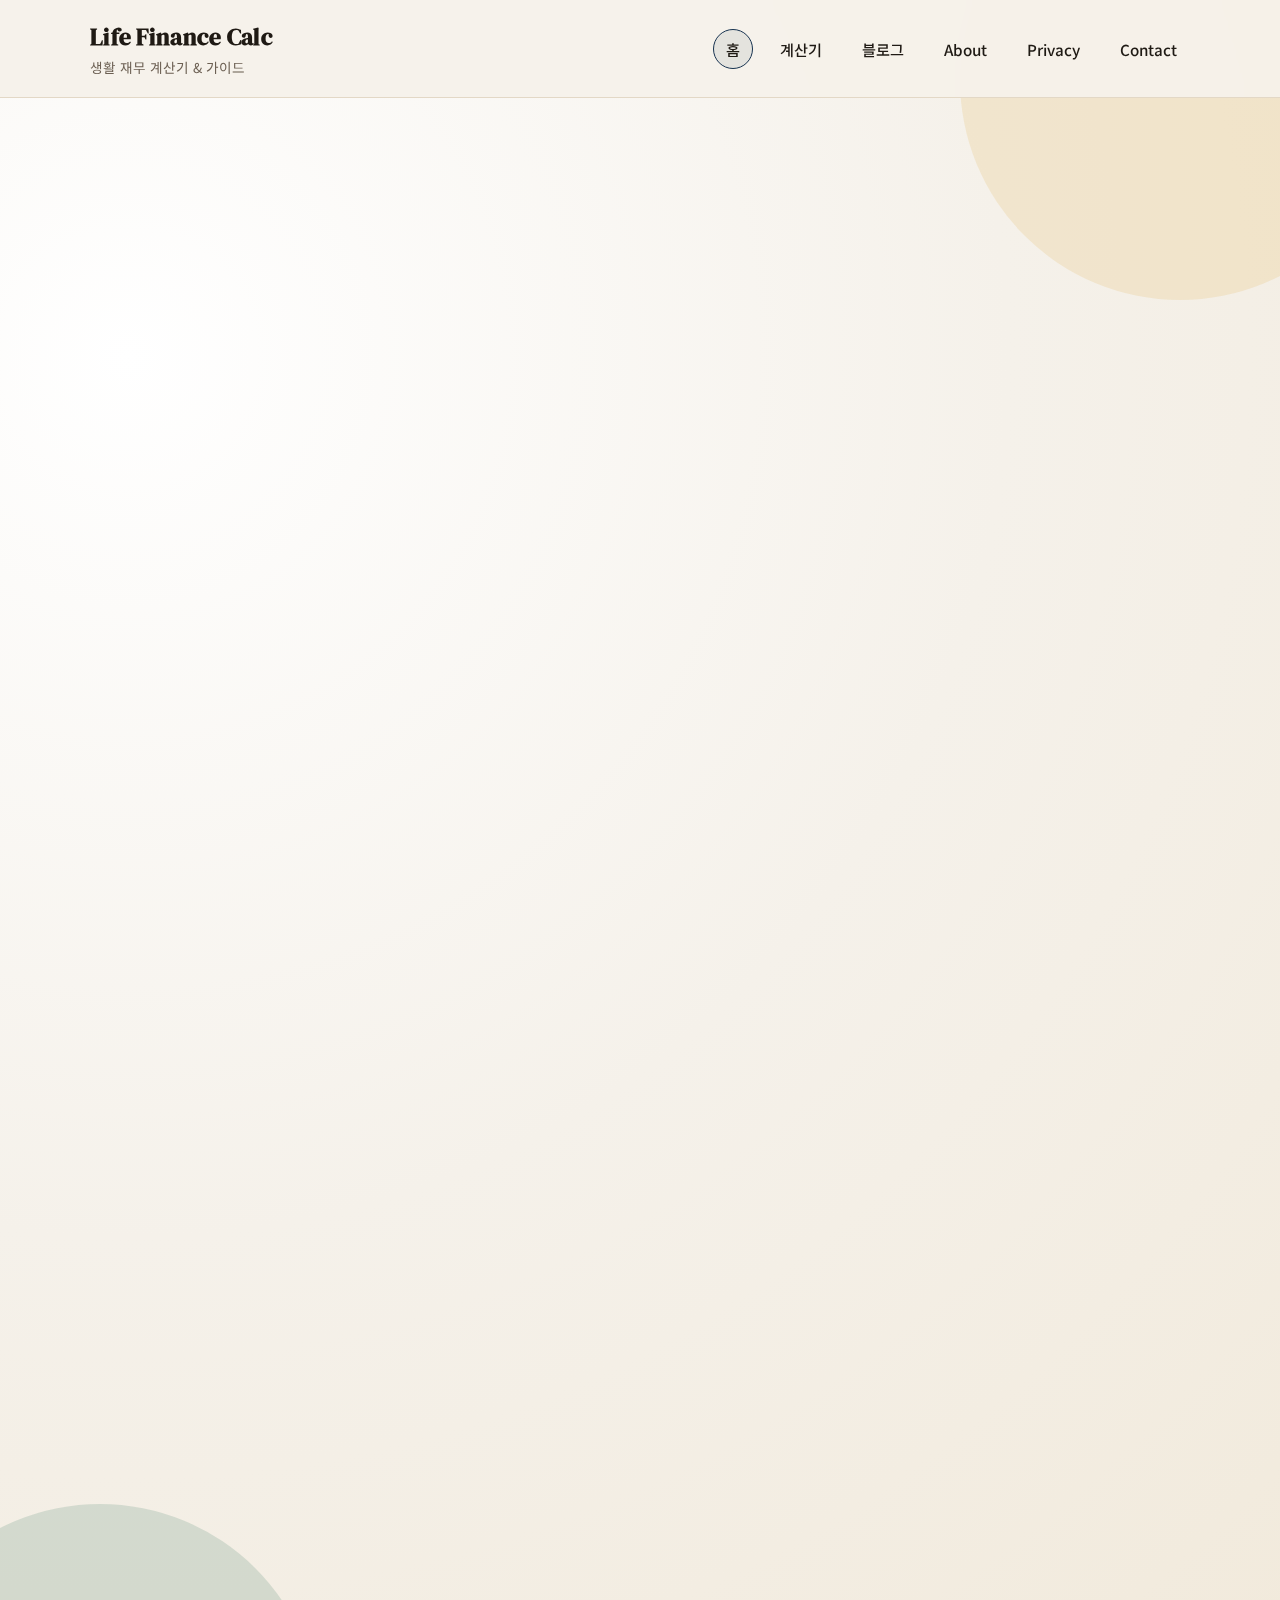
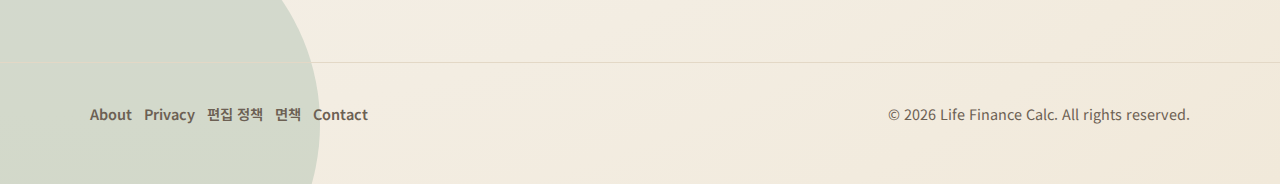
<file: index.html>
<!doctype html>
<html lang="ko">
<head>
  <meta charset="UTF-8" />
  <meta name="viewport" content="width=device-width, initial-scale=1.0" />
  <meta name="google-adsense-account" content="ca-pub-9659313281912254" />
  <title>라이프 파이낸스 계산기</title>
  <script async src="https://pagead2.googlesyndication.com/pagead/js/adsbygoogle.js?client=ca-pub-9659313281912254"
     crossorigin="anonymous"></script>
  <link href="/style.css" rel="stylesheet" />
</head>
<body data-page="home">
  <div class="site-shell">
    <header class="site-header">
      <div class="container header-inner">
        <a class="brand" href="/index.html">
          <strong>Life Finance Calc</strong>
          <span>생활 재무 계산기 &amp; 가이드</span>
        </a>
        <nav class="site-nav">
          <a href="/index.html" data-page="home">홈</a>
          <a href="/calculators.html" data-page="calculators">계산기</a>
          <a href="/blog.html" data-page="blog">블로그</a>
          <a href="/about.html" data-page="about">About</a>
          <a href="/privacy.html" data-page="privacy">Privacy</a>
          <a href="/contact.html" data-page="contact">Contact</a>
        </nav>
      </div>
    </header>

    <main>
      <section class="hero container">
        <div class="fade-in">
          <span class="badge">신뢰도 높은 계산기 허브</span>
          <h1>매일 쓰는 돈 계산을<br />쉽고 정확하게.</h1>
          <p>
            생활비, 대출, 적금까지 필요한 계산을 한 곳에서. 간단한 설명과 함께
            결과를 확인하고, 더 나은 금융 습관을 만드는 데 도움을 드립니다.
          </p>
          <div class="hero-actions">
            <a class="btn primary" href="/calculators.html">계산기 바로가기</a>
            <a class="btn" href="/blog.html">실전 금융 가이드</a>
          </div>
        </div>
        <div class="hero-card fade-in fade-delay-1">
          <h3>이번 주 인기 계산기</h3>
          <p>월 상환액, 이자, 적금 만기까지 한 번에 확인하세요.</p>
          <div class="grid">
            <div class="card">
              <h4>대출 계산기</h4>
              <p>금리와 기간을 입력해 월 상환액을 바로 확인합니다.</p>
            </div>
            <div class="card">
              <h4>이자 계산기</h4>
              <p>원금과 기간을 입력하면 예상 이자를 계산합니다.</p>
            </div>
          </div>
        </div>
      </section>

      <section class="section container">
        <h2 class="fade-in">사이트 구조 한눈에</h2>
        <div class="grid">
          <div class="card fade-in fade-delay-1">
            <h3>계산기 4종</h3>
            <p>이자, 대출, 적금, 퍼센트 계산기를 간단한 입력으로 제공합니다.</p>
          </div>
          <div class="card fade-in fade-delay-2">
            <h3>금융 가이드</h3>
            <p>현실적인 사례 중심의 글로 금융 지식과 의사결정을 돕습니다.</p>
          </div>
          <div class="card fade-in fade-delay-3">
            <h3>신뢰 정보</h3>
            <p>사이트 소개, 개인정보 처리방침, 문의 채널을 명확히 공개합니다.</p>
          </div>
        </div>
      </section>

      <section class="section container">
        <h2 class="fade-in">최근 업데이트</h2>
        <div class="grid">
          <div class="card fade-in fade-delay-1">
            <h3>적금 만기 계산기</h3>
            <p>매월 납입액과 금리를 입력하면 예상 만기 금액을 알려드립니다.</p>
          </div>
          <div class="card fade-in fade-delay-2">
            <h3>대출 상환 전략</h3>
            <p>고정/변동 금리의 차이를 설명하고, 상환 계획을 정리했습니다.</p>
          </div>
          <div class="card fade-in fade-delay-3">
            <h3>퍼센트 계산기</h3>
            <p>할인율, 수수료, 성장률을 빠르게 확인할 수 있습니다.</p>
          </div>
        </div>
      </section>

      <section class="section container">
        <h2 class="fade-in">운영 원칙</h2>
        <div class="grid">
          <div class="card fade-in fade-delay-1">
            <h3>편집/검수 정책</h3>
            <p>공개 자료 기반의 계산 로직과 설명을 제공합니다.</p>
            <p class="hint"><a href="/editorial.html">정책 상세 보기</a></p>
          </div>
          <div class="card fade-in fade-delay-2">
            <h3>면책 고지</h3>
            <p>본 사이트는 일반 정보 제공 목적이며 개인 자문이 아닙니다.</p>
            <p class="hint"><a href="/disclaimer.html">면책 고지 보기</a></p>
          </div>
          <div class="card fade-in fade-delay-3">
            <h3>업데이트</h3>
            <p>콘텐츠 오류 신고와 개선 요청을 상시 반영합니다.</p>
            <p class="hint">마지막 업데이트: 2026-02-19</p>
          </div>
        </div>
      </section>
    </main>

    <footer class="footer">
      <div class="container footer-inner">
        <div class="footer-links">
          <a href="/about.html">About</a>
          <a href="/privacy.html">Privacy</a>
          <a href="/editorial.html">편집 정책</a>
          <a href="/disclaimer.html">면책</a>
          <a href="/contact.html">Contact</a>
        </div>
        <span>© 2026 Life Finance Calc. All rights reserved.</span>
      </div>
    </footer>
  </div>
  <script defer src="/main.js"></script>
</body>
</html>
</file>
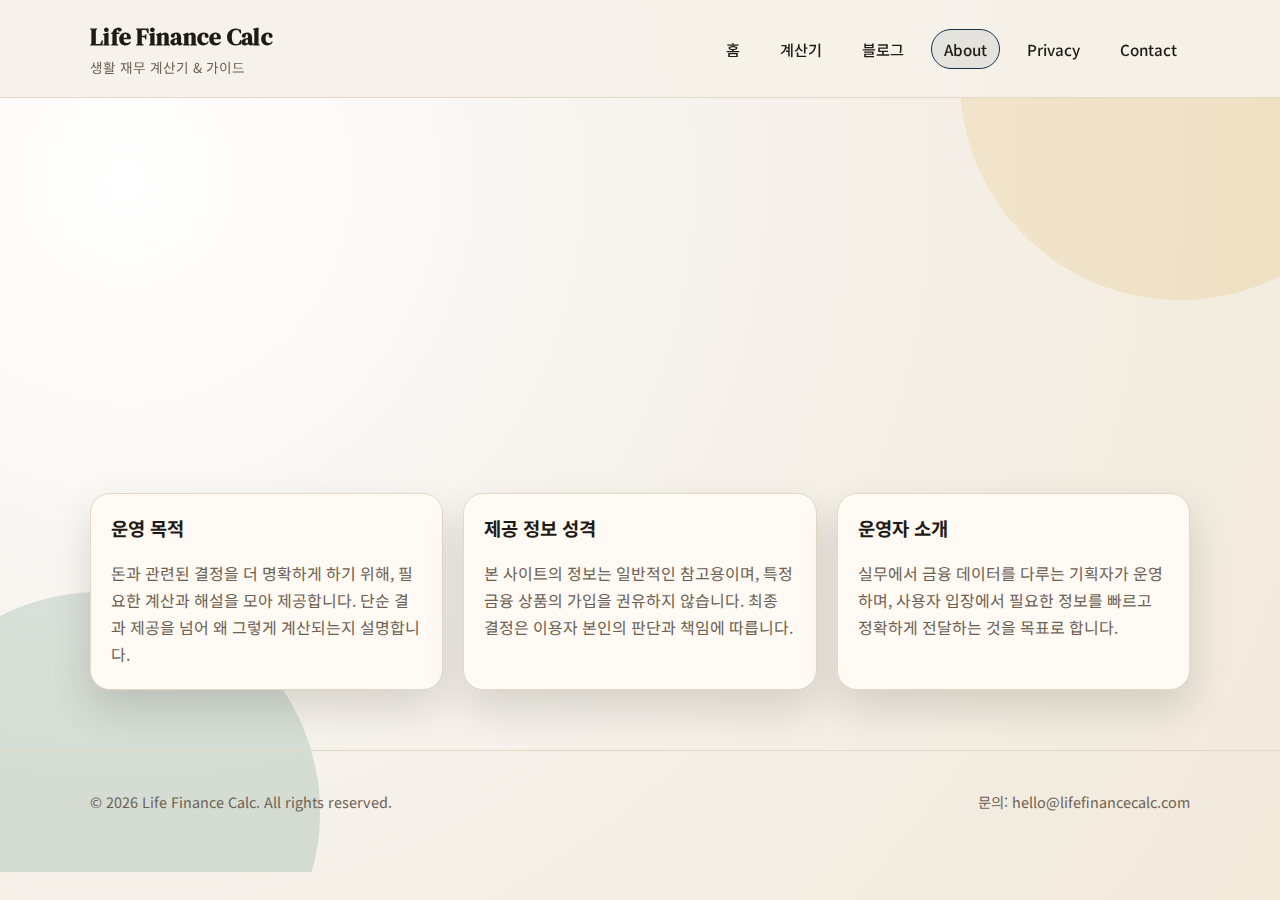
<file: about.html>
<!doctype html>
<html lang="ko">
<head>
  <meta charset="UTF-8" />
  <meta name="viewport" content="width=device-width, initial-scale=1.0" />
  <title>About | 라이프 파이낸스 계산기</title>
  <link href="/style.css" rel="stylesheet" />
</head>
<body data-page="about">
  <div class="site-shell">
    <header class="site-header">
      <div class="container header-inner">
        <a class="brand" href="/index.html">
          <strong>Life Finance Calc</strong>
          <span>생활 재무 계산기 &amp; 가이드</span>
        </a>
        <nav class="site-nav">
          <a href="/index.html" data-page="home">홈</a>
          <a href="/calculators.html" data-page="calculators">계산기</a>
          <a href="/blog.html" data-page="blog">블로그</a>
          <a href="/about.html" data-page="about">About</a>
          <a href="/privacy.html" data-page="privacy">Privacy</a>
          <a href="/contact.html" data-page="contact">Contact</a>
        </nav>
      </div>
    </header>

    <main class="container">
      <section class="section">
        <h2 class="fade-in">사이트 소개</h2>
        <p class="info-block fade-in fade-delay-1">
          Life Finance Calc는 생활 속 금융 의사결정을 돕기 위해 만들어진 계산기 및 가이드
          플랫폼입니다. 복잡한 금융 용어 대신, 누구나 이해하기 쉬운 표현과 즉시 확인 가능한
          계산 결과를 제공하는 것을 목표로 합니다.
        </p>
      </section>

      <section class="section">
        <div class="grid">
          <div class="card">
            <h3>운영 목적</h3>
            <p>
              돈과 관련된 결정을 더 명확하게 하기 위해, 필요한 계산과 해설을 모아 제공합니다.
              단순 결과 제공을 넘어 왜 그렇게 계산되는지 설명합니다.
            </p>
          </div>
          <div class="card">
            <h3>제공 정보 성격</h3>
            <p>
              본 사이트의 정보는 일반적인 참고용이며, 특정 금융 상품의 가입을 권유하지 않습니다.
              최종 결정은 이용자 본인의 판단과 책임에 따릅니다.
            </p>
          </div>
          <div class="card">
            <h3>운영자 소개</h3>
            <p>
              실무에서 금융 데이터를 다루는 기획자가 운영하며, 사용자 입장에서 필요한 정보를
              빠르고 정확하게 전달하는 것을 목표로 합니다.
            </p>
          </div>
        </div>
      </section>
    </main>

    <footer class="footer">
      <div class="container footer-inner">
        <span>© 2026 Life Finance Calc. All rights reserved.</span>
        <span>문의: hello@lifefinancecalc.com</span>
      </div>
    </footer>
  </div>
  <script defer src="/main.js"></script>
</body>
</html>
</file>
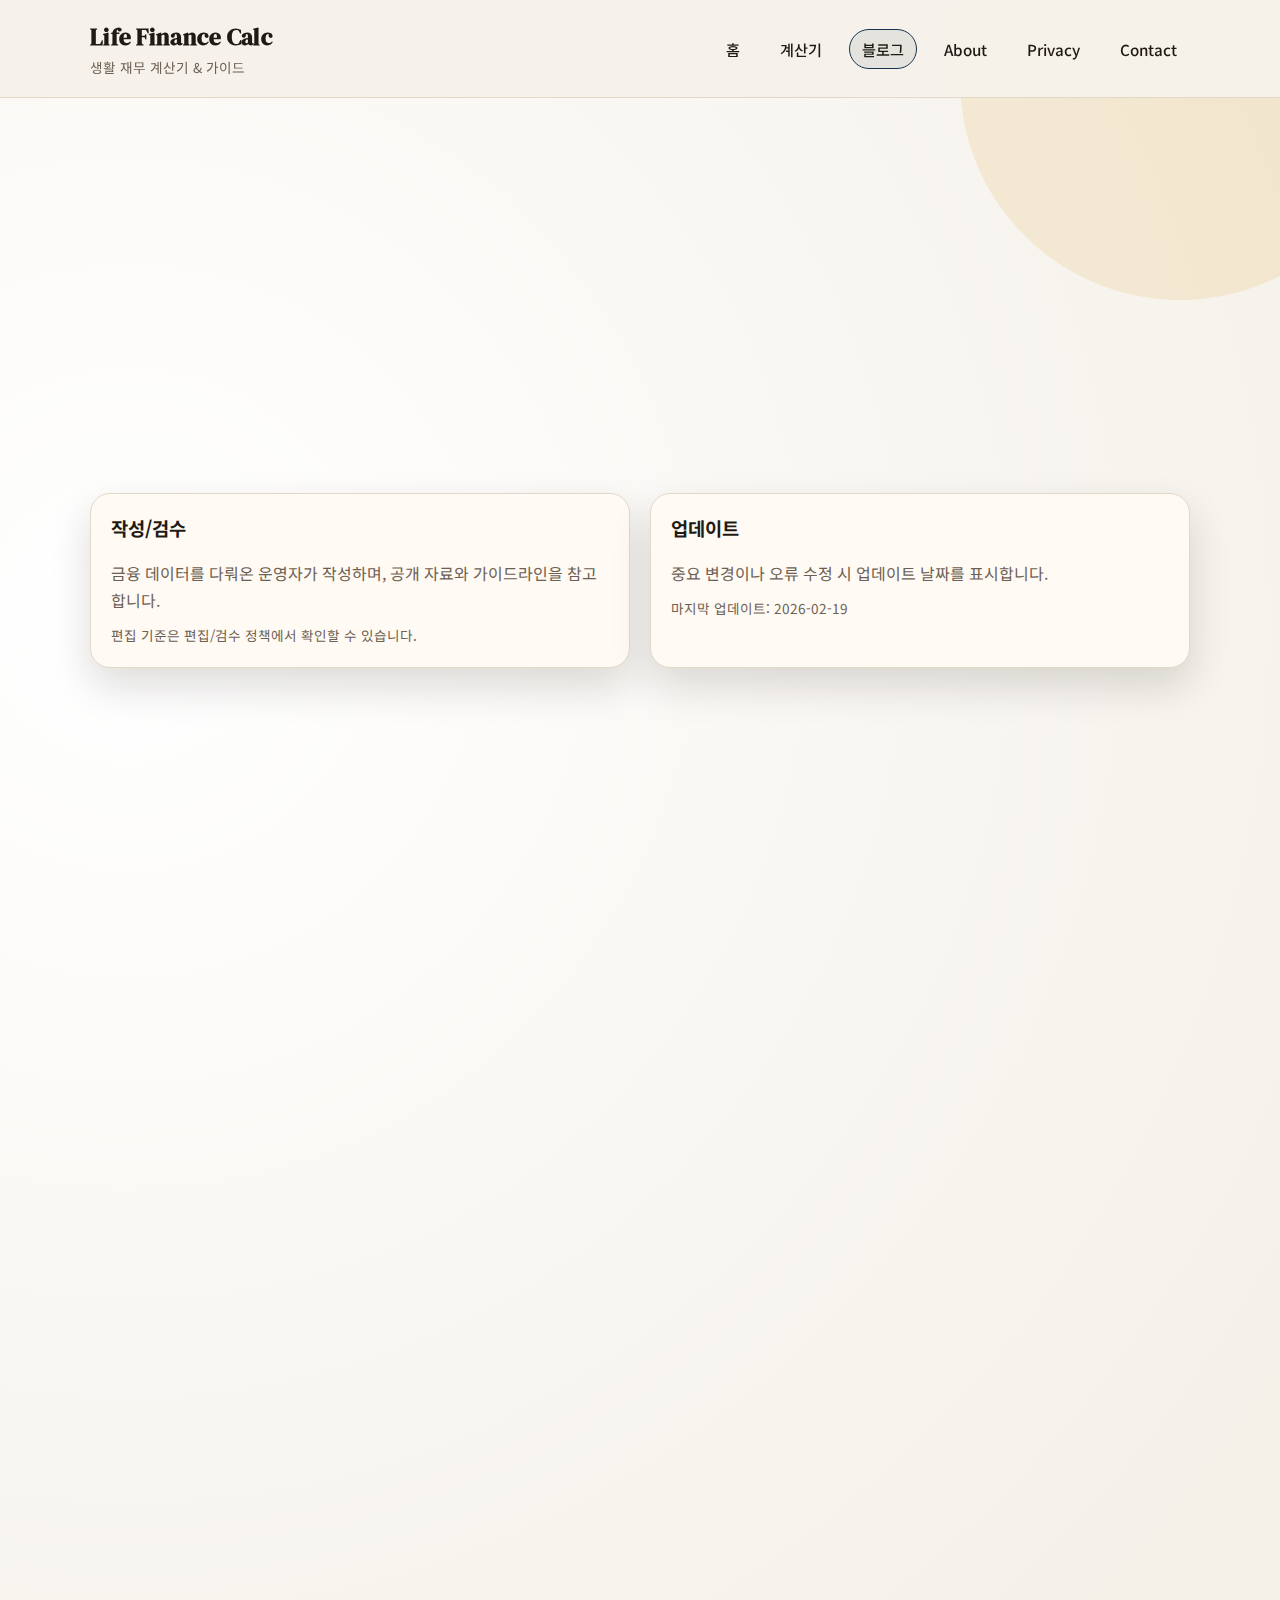
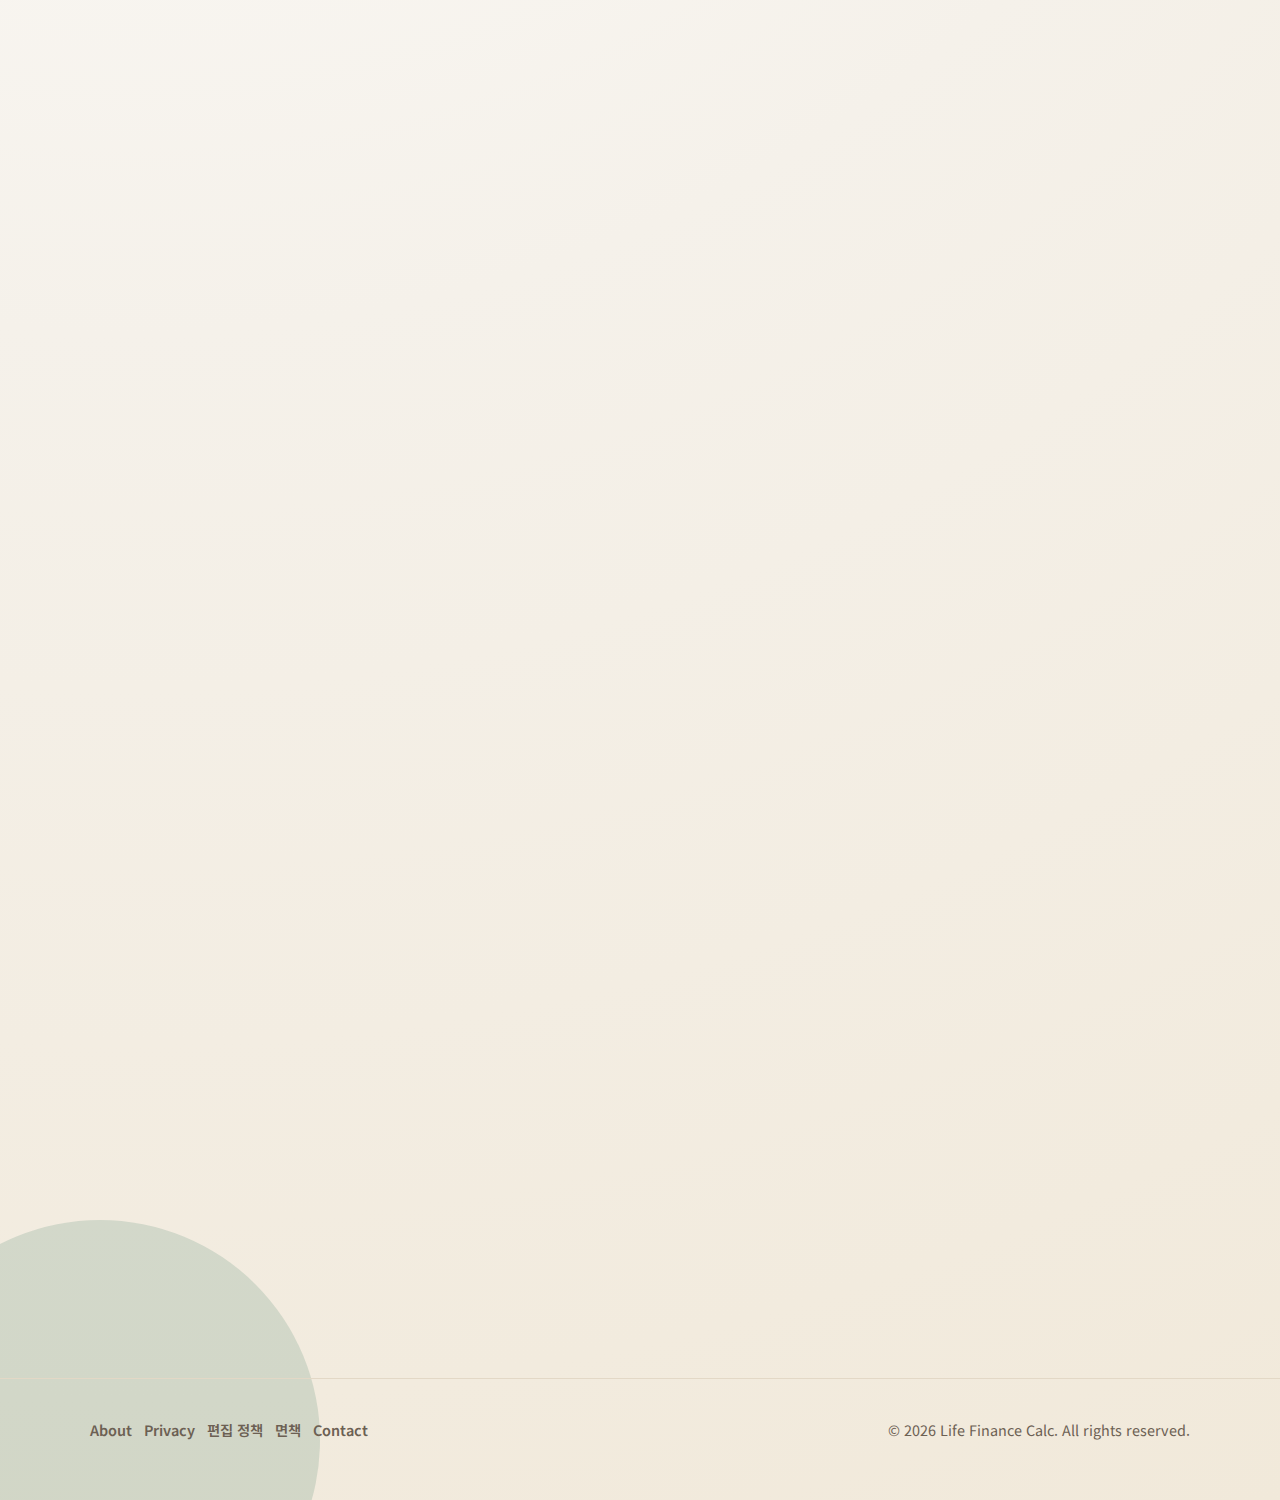
<file: blog.html>
<!doctype html>
<html lang="ko">
<head>
  <meta charset="UTF-8" />
  <meta name="viewport" content="width=device-width, initial-scale=1.0" />
  <meta name="google-adsense-account" content="ca-pub-9659313281912254" />
  <title>블로그 | 라이프 파이낸스 계산기</title>
  <script async src="https://pagead2.googlesyndication.com/pagead/js/adsbygoogle.js?client=ca-pub-9659313281912254"
     crossorigin="anonymous"></script>
  <link href="/style.css" rel="stylesheet" />
</head>
<body data-page="blog">
  <div class="site-shell">
    <header class="site-header">
      <div class="container header-inner">
        <a class="brand" href="/index.html">
          <strong>Life Finance Calc</strong>
          <span>생활 재무 계산기 &amp; 가이드</span>
        </a>
        <nav class="site-nav">
          <a href="/index.html" data-page="home">홈</a>
          <a href="/calculators.html" data-page="calculators">계산기</a>
          <a href="/blog.html" data-page="blog">블로그</a>
          <a href="/about.html" data-page="about">About</a>
          <a href="/privacy.html" data-page="privacy">Privacy</a>
          <a href="/contact.html" data-page="contact">Contact</a>
        </nav>
      </div>
    </header>

    <main class="container">
      <section class="section">
        <h2 class="fade-in">금융 생활에 바로 쓰는 실전 가이드</h2>
        <p class="info-block fade-in fade-delay-1">
          계산 결과를 이해하고 활용하기 위한 글을 모았습니다. 모든 글은 실제 생활 사례를
          기준으로 작성했으며, 숫자에 익숙하지 않아도 이해할 수 있도록 구성했습니다.
        </p>
      </section>
      <section class="section">
        <div class="grid">
          <div class="card">
            <h3>작성/검수</h3>
            <p>금융 데이터를 다뤄온 운영자가 작성하며, 공개 자료와 가이드라인을 참고합니다.</p>
            <p class="hint">편집 기준은 <a href="/editorial.html">편집/검수 정책</a>에서 확인할 수 있습니다.</p>
          </div>
          <div class="card">
            <h3>업데이트</h3>
            <p>중요 변경이나 오류 수정 시 업데이트 날짜를 표시합니다.</p>
            <p class="hint">마지막 업데이트: 2026-02-19</p>
          </div>
        </div>
      </section>

      <section class="section blog-list">
        <article class="fade-in">
          <h3>이자 계산은 왜 간단하게 보이면 안 될까?</h3>
          <div class="post-meta">
            <span class="post-date">2026-01-18</span>
            <span class="post-summary">요약: 기간과 금리 조건에 따라 이자 체감이 달라지는 이유를 정리합니다.</span>
          </div>
          <p>
            이자 계산은 단순히 원금에 금리를 곱하면 끝이라고 생각하기 쉽지만, 실제 생활에서는
            적용 기간과 금리 조건이 다양하게 존재합니다. 예를 들어 연 5% 금리는 1년 동안
            유지된다는 의미이지만, 3개월만 유지한다면 체감 이자는 크게 줄어듭니다. 또한
            단리와 복리의 차이를 이해해야만 금융 상품을 비교할 때 착시를 줄일 수 있습니다.
            적금의 경우 매달 납입액이 쌓이면서 기간별로 이자가 다르게 계산되기 때문에, 단순한
            평균값만으로 판단하면 손해를 볼 수 있습니다. 본 사이트의 이자 계산기는 이런
            조건을 입력 기반으로 정리해 주어, 월 단위로 기간을 입력하고 예상 이자와 만기
            금액을 함께 확인할 수 있습니다. 계산 결과를 본 뒤에는 실제 가입 상품의 세부
            조건, 세전/세후 이자 차이, 중도 해지 시 불이익까지 함께 확인하는 습관이 필요합니다.
            자세한 계산은 <a href="/calculators.html">계산기 페이지</a>에서 바로 확인하세요.
          </p>
          <div class="blog-cta">
            <a class="btn" href="/calculators.html#interest">이자 계산기 열기</a>
          </div>
        </article>

        <article class="fade-in">
          <h3>대출 상환액을 줄이는 현실적인 방법</h3>
          <div class="post-meta">
            <span class="post-date">2026-01-10</span>
            <span class="post-summary">요약: 금리, 기간, 중도상환 전략을 함께 고려하는 방법을 설명합니다.</span>
          </div>
          <p>
            대출을 받으면 가장 먼저 확인해야 하는 것은 월 상환액과 총 이자 부담입니다. 많은
            사람들이 월 상환액만 보고 의사결정을 하지만, 금리와 상환 기간의 조합에 따라 총
            이자 비용은 크게 달라집니다. 예를 들어 금리가 낮더라도 상환 기간이 길면 총 이자가
            늘어나고, 반대로 기간을 줄이면 매달 부담은 커지지만 총 비용은 감소합니다. 따라서
            자신의 월 현금 흐름에 맞춰 적절한 균형을 찾는 것이 핵심입니다. 추가 상환 여력이
            있는 달에는 일부 원금을 조기 상환해 이자 비용을 줄일 수 있으며, 이때 중도 상환
            수수료가 있는지 꼭 확인해야 합니다. 또한 금리 인하 요건(소득 상승, 신용등급 개선
            등)을 충족하는지 주기적으로 체크하면 이자 부담을 더 줄일 수 있습니다. 본 사이트의
            대출 계산기는 금리와 기간을 입력하면 월 상환액을 즉시 알려 주어 의사결정 속도를
            높입니다.
            월 상환액과 스케줄은 <a href="/calculators.html">대출 계산기</a>에서 확인할 수 있습니다.
          </p>
          <div class="blog-cta">
            <a class="btn" href="/calculators.html#loan">대출 계산기 열기</a>
          </div>
        </article>

        <article class="fade-in">
          <h3>적금 vs 예금, 어떤 상황에서 유리할까?</h3>
          <div class="post-meta">
            <span class="post-date">2026-01-03</span>
            <span class="post-summary">요약: 적금과 예금의 구조 차이를 목적별로 비교합니다.</span>
          </div>
          <p>
            적금과 예금은 둘 다 안전한 금융 상품으로 알려져 있지만, 목적과 상황에 따라
            유리한 선택이 달라집니다. 예금은 목돈을 한 번에 넣고 이자를 받는 구조이기 때문에
            여유 자금이 큰 사람에게 유리합니다. 반면 적금은 매달 일정 금액을 납입하는 방식으로
            목돈을 만들고 싶은 사람에게 적합합니다. 이때 중요한 것은 금리뿐 아니라 납입 기간,
            만기 수령액, 그리고 중도 해지 시 손실 구조입니다. 적금은 매월 납입액이 달라질 수
            있고, 자동이체로 꾸준히 돈을 모으는 습관을 만드는 데도 도움이 됩니다. 하지만
            금리만 보고 판단하면 실제 수령액이 기대보다 적게 느껴질 수 있으므로, 반드시
            만기 금액을 계산해 보는 것이 필요합니다. 본 사이트의 적금 만기 계산기는 납입액과
            금리를 입력하면 예상 만기 금액을 제공해, 자신의 목표 금액과 비교할 수 있도록
            도와줍니다.
            목표 금액을 빠르게 확인하려면 <a href="/calculators.html">적금 계산기</a>를 이용하세요.
          </p>
          <div class="blog-cta">
            <a class="btn" href="/calculators.html#savings">적금 계산기 열기</a>
          </div>
        </article>

        <article class="fade-in">
          <h3>신용등급 관리는 왜 생활 습관인가?</h3>
          <div class="post-meta">
            <span class="post-date">2025-12-22</span>
            <span class="post-summary">요약: 연체 방지와 금융 습관이 신용에 미치는 영향을 정리합니다.</span>
          </div>
          <p>
            신용등급은 단순히 대출 승인 여부만 결정하는 지표가 아니라, 금융 생활 전반의
            비용을 좌우하는 중요한 요소입니다. 신용등급이 높으면 같은 조건의 대출에서도
            더 낮은 금리를 적용받을 수 있고, 신용카드 한도나 각종 금융 혜택에서도 유리합니다.
            하지만 신용등급은 단기간에 올리기 어렵고, 작은 실수로도 쉽게 하락할 수 있습니다.
            가장 기본적인 관리 방법은 연체를 하지 않는 것입니다. 소액 연체라도 반복되면
            누적되어 점수에 영향을 줄 수 있습니다. 또한 과도한 현금서비스 사용, 과한 카드
            발급 신청도 부정적 신호로 작용할 수 있습니다. 반대로 월 소득 대비 적절한 카드
            사용과 정해진 날짜의 자동이체는 긍정적인 신용 활동으로 평가됩니다. 신용등급
            관리는 결국 생활 습관이라는 점을 기억하고, 꾸준히 기록하고 점검하는 시스템을
            만드는 것이 중요합니다.
            관련 계산은 <a href="/calculators.html">계산기 모음</a>에서 함께 확인해 보세요.
          </p>
          <div class="blog-cta">
            <a class="btn" href="/calculators.html">계산기 모음 보기</a>
          </div>
        </article>

        <article class="fade-in">
          <h3>퍼센트 계산을 생활에 적용하는 방법</h3>
          <div class="post-meta">
            <span class="post-date">2025-12-12</span>
            <span class="post-summary">요약: 할인, 세금, 인상률을 퍼센트로 빠르게 판단하는 법을 소개합니다.</span>
          </div>
          <p>
            퍼센트 계산은 할인, 세금, 인상률 등 일상에서 자주 등장합니다. 하지만 %라는 기호가
            나오면 어렵다고 느껴져서 대략 감으로 판단하는 경우가 많습니다. 예를 들어 20% 할인은
            단순히 가격의 5분의 1을 빼면 되지만, 여러 단계의 할인이나 수수료가 함께 적용되면
            실제 체감 가격이 달라질 수 있습니다. 또한 연봉 인상률이나 목표 저축률 같은 항목도
            퍼센트 계산을 통해 명확하게 확인할 수 있습니다. 본 사이트의 퍼센트 계산기는 기준값과
            퍼센트를 입력하면 결과를 즉시 보여 주어, 할인율이나 성장률을 빠르게 파악할 수
            있습니다. 계산 결과를 통해 감이 아닌 숫자로 의사결정을 하게 되면, 불필요한 소비를
            줄이고 목표를 달성하는 데 도움이 됩니다. 작은 습관 변화지만 장기적으로는 큰 차이를
            만들어 냅니다.
            <a href="/calculators.html">퍼센트 계산기</a>로 바로 확인해 보세요.
          </p>
          <div class="blog-cta">
            <a class="btn" href="/calculators.html#percent">퍼센트 계산기 열기</a>
          </div>
        </article>
      </section>
    </main>

    <footer class="footer">
      <div class="container footer-inner">
        <div class="footer-links">
          <a href="/about.html">About</a>
          <a href="/privacy.html">Privacy</a>
          <a href="/editorial.html">편집 정책</a>
          <a href="/disclaimer.html">면책</a>
          <a href="/contact.html">Contact</a>
        </div>
        <span>© 2026 Life Finance Calc. All rights reserved.</span>
      </div>
    </footer>
  </div>
  <script defer src="/main.js"></script>
</body>
</html>
</file>
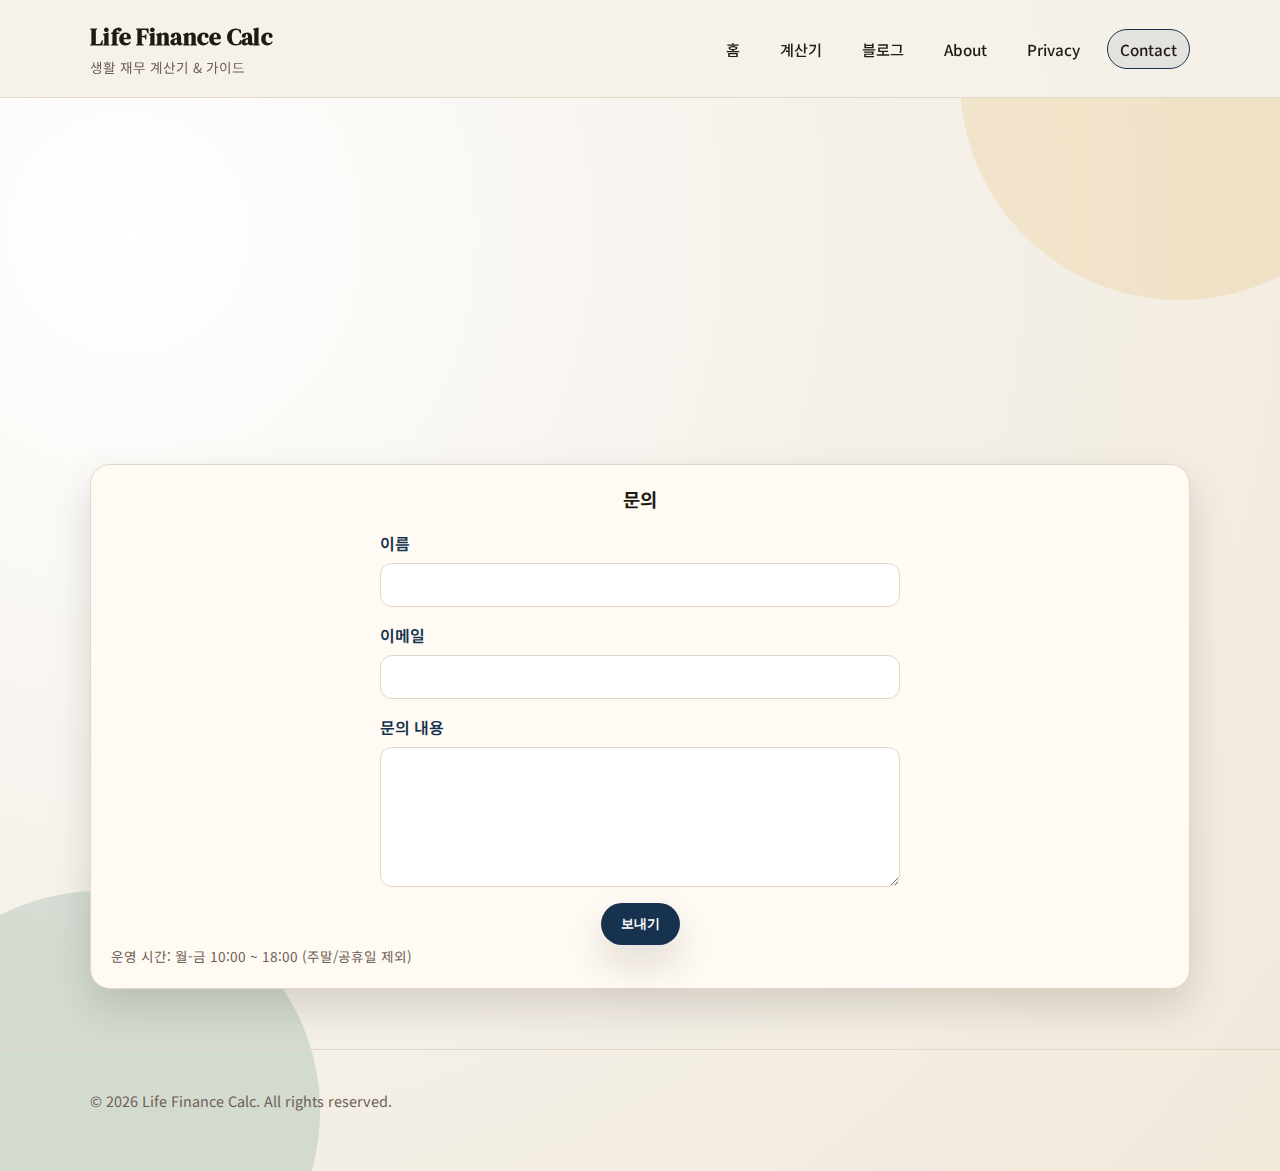
<file: contact.html>
<!doctype html>
<html lang="ko">
<head>
  <meta charset="UTF-8" />
  <meta name="viewport" content="width=device-width, initial-scale=1.0" />
  <meta name="google-adsense-account" content="ca-pub-9659313281912254" />
  <title>Contact | 라이프 파이낸스 계산기</title>
  <script async src="https://pagead2.googlesyndication.com/pagead/js/adsbygoogle.js?client=ca-pub-9659313281912254"
     crossorigin="anonymous"></script>
  <link href="/style.css" rel="stylesheet" />
</head>
<body data-page="contact">
  <div class="site-shell">
    <header class="site-header">
      <div class="container header-inner">
        <a class="brand" href="/index.html">
          <strong>Life Finance Calc</strong>
          <span>생활 재무 계산기 &amp; 가이드</span>
        </a>
        <nav class="site-nav">
          <a href="/index.html" data-page="home">홈</a>
          <a href="/calculators.html" data-page="calculators">계산기</a>
          <a href="/blog.html" data-page="blog">블로그</a>
          <a href="/about.html" data-page="about">About</a>
          <a href="/privacy.html" data-page="privacy">Privacy</a>
          <a href="/contact.html" data-page="contact">Contact</a>
        </nav>
      </div>
    </header>

    <main class="container">
      <section class="section">
        <h2 class="fade-in">문의하기</h2>
        <p class="info-block fade-in fade-delay-1">
          제휴, 광고, 계산기 추가 요청 등 모든 문의는 아래 폼으로 보내 주세요.
          영업일 기준 2~3일 이내에 답변드리겠습니다.
        </p>
      </section>

      <section class="section">
        <div class="card">
          <h3 class="contact-title">문의</h3>
          <form class="contact-form" action="https://formspree.io/f/xnjdopqo" method="POST">
            <label>이름
              <input name="name" type="text" autocomplete="name" required />
            </label>
            <label>이메일
              <input name="email" type="email" autocomplete="email" required />
            </label>
            <label>문의 내용
              <textarea name="message" rows="6" required></textarea>
            </label>
            <button type="submit" class="btn primary">보내기</button>
          </form>
          <p class="hint">운영 시간: 월-금 10:00 ~ 18:00 (주말/공휴일 제외)</p>
        </div>
      </section>
    </main>

    <footer class="footer">
      <div class="container footer-inner">
        <span>© 2026 Life Finance Calc. All rights reserved.</span>
      </div>
    </footer>
  </div>
  <script defer src="/main.js"></script>
</body>
</html>
</file>
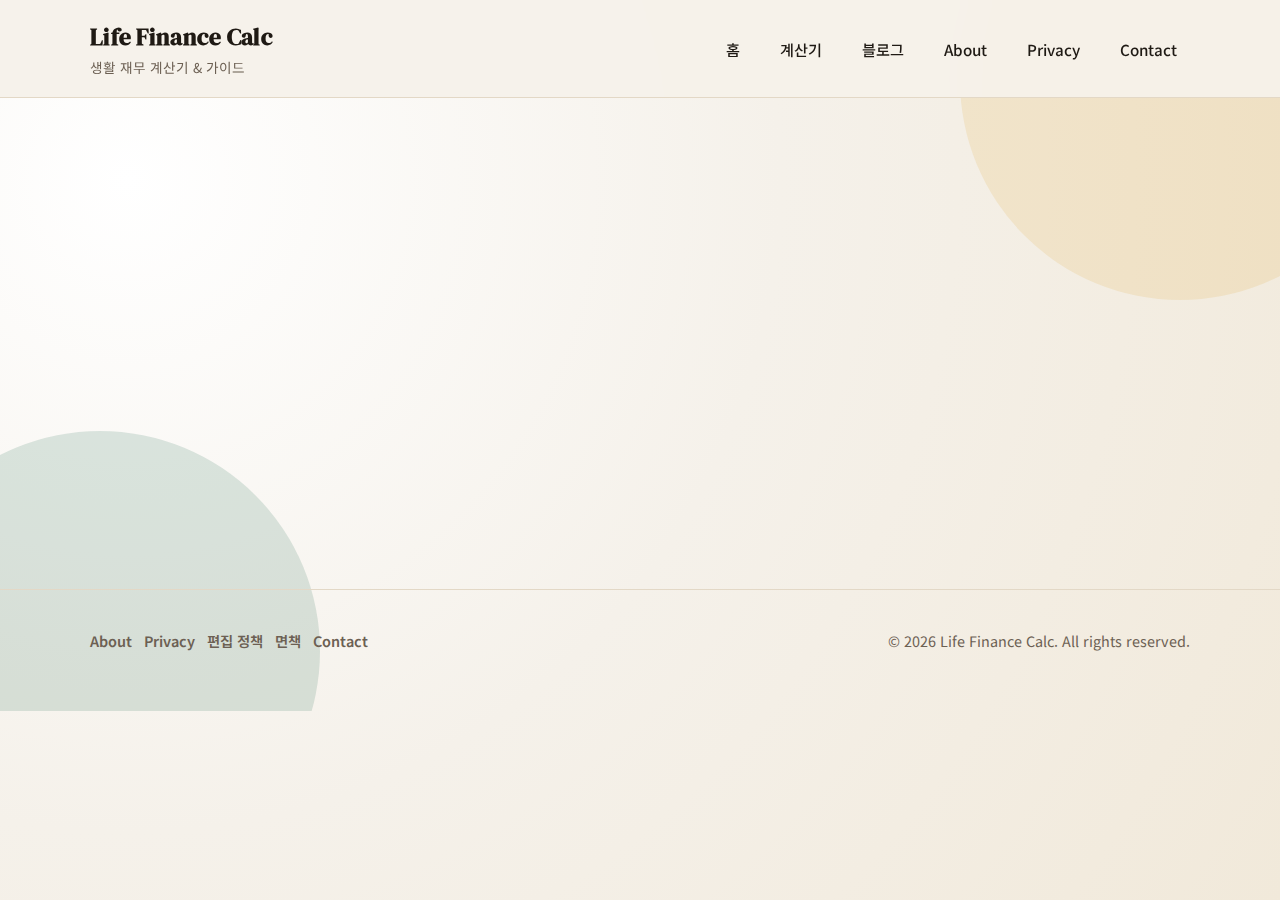
<file: disclaimer.html>
<!doctype html>
<html lang="ko">
<head>
  <meta charset="UTF-8" />
  <meta name="viewport" content="width=device-width, initial-scale=1.0" />
  <meta name="google-adsense-account" content="ca-pub-9659313281912254" />
  <title>면책 고지 | 라이프 파이낸스 계산기</title>
  <script async src="https://pagead2.googlesyndication.com/pagead/js/adsbygoogle.js?client=ca-pub-9659313281912254"
     crossorigin="anonymous"></script>
  <link href="/style.css" rel="stylesheet" />
</head>
<body data-page="disclaimer">
  <div class="site-shell">
    <header class="site-header">
      <div class="container header-inner">
        <a class="brand" href="/index.html">
          <strong>Life Finance Calc</strong>
          <span>생활 재무 계산기 &amp; 가이드</span>
        </a>
        <nav class="site-nav">
          <a href="/index.html" data-page="home">홈</a>
          <a href="/calculators.html" data-page="calculators">계산기</a>
          <a href="/blog.html" data-page="blog">블로그</a>
          <a href="/about.html" data-page="about">About</a>
          <a href="/privacy.html" data-page="privacy">Privacy</a>
          <a href="/contact.html" data-page="contact">Contact</a>
        </nav>
      </div>
    </header>

    <main class="container">
      <section class="section">
        <h2 class="fade-in">면책 고지</h2>
        <div class="info-block fade-in fade-delay-1">
          <p>
            Life Finance Calc에서 제공하는 계산 결과와 콘텐츠는 일반적인 정보 제공을 목적으로
            하며, 투자·대출·보험 등 특정 금융 상품의 가입을 권유하거나 개인 맞춤 자문을
            제공하지 않습니다.
          </p>
          <p>
            계산 결과는 입력값과 가정에 따라 달라질 수 있으며, 실제 금융 조건(수수료,
            세금, 변동 금리, 상품 약관 등)을 모두 반영하지 않을 수 있습니다. 최종 결정은
            이용자 본인의 판단과 책임에 따릅니다.
          </p>
          <p>
            정확성과 최신성을 유지하기 위해 노력하지만, 정보의 완전성·정확성을 보장하지
            않으며, 이를 근거로 한 의사결정에 대해 법적 책임을 지지 않습니다.
          </p>
          <p class="hint">마지막 업데이트: 2026-02-19</p>
        </div>
      </section>
    </main>

    <footer class="footer">
      <div class="container footer-inner">
        <div class="footer-links">
          <a href="/about.html">About</a>
          <a href="/privacy.html">Privacy</a>
          <a href="/editorial.html">편집 정책</a>
          <a href="/disclaimer.html">면책</a>
          <a href="/contact.html">Contact</a>
        </div>
        <span>© 2026 Life Finance Calc. All rights reserved.</span>
      </div>
    </footer>
  </div>
  <script defer src="/main.js"></script>
<!-- Cloudflare Pages Analytics --><script defer src='https://static.cloudflareinsights.com/beacon.min.js' data-cf-beacon='{"token": "dfbc782f7dea4b01a4287a718a9ce620"}'></script><!-- Cloudflare Pages Analytics --></body>
</html>
</file>
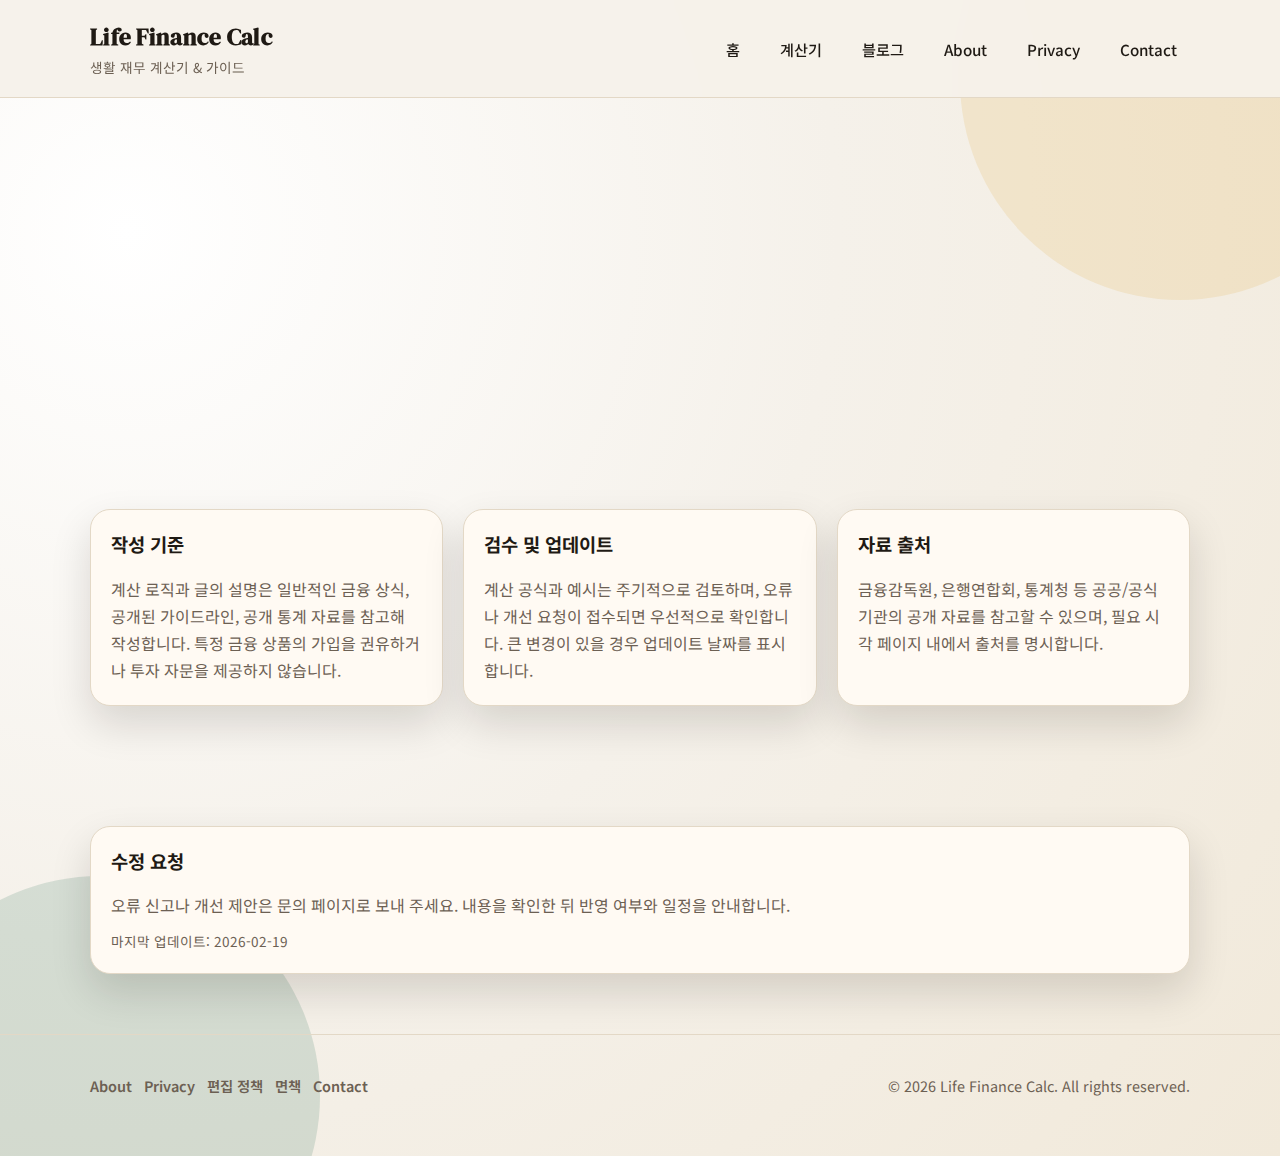
<file: editorial.html>
<!doctype html>
<html lang="ko">
<head>
  <meta charset="UTF-8" />
  <meta name="viewport" content="width=device-width, initial-scale=1.0" />
  <meta name="google-adsense-account" content="ca-pub-9659313281912254" />
  <title>편집/검수 정책 | 라이프 파이낸스 계산기</title>
  <script async src="https://pagead2.googlesyndication.com/pagead/js/adsbygoogle.js?client=ca-pub-9659313281912254"
     crossorigin="anonymous"></script>
  <link href="/style.css" rel="stylesheet" />
</head>
<body data-page="editorial">
  <div class="site-shell">
    <header class="site-header">
      <div class="container header-inner">
        <a class="brand" href="/index.html">
          <strong>Life Finance Calc</strong>
          <span>생활 재무 계산기 &amp; 가이드</span>
        </a>
        <nav class="site-nav">
          <a href="/index.html" data-page="home">홈</a>
          <a href="/calculators.html" data-page="calculators">계산기</a>
          <a href="/blog.html" data-page="blog">블로그</a>
          <a href="/about.html" data-page="about">About</a>
          <a href="/privacy.html" data-page="privacy">Privacy</a>
          <a href="/contact.html" data-page="contact">Contact</a>
        </nav>
      </div>
    </header>

    <main class="container">
      <section class="section">
        <h2 class="fade-in">편집/검수 정책</h2>
        <div class="info-block fade-in fade-delay-1">
          <p>
            Life Finance Calc는 생활 금융 의사결정을 돕기 위해 누구나 이해할 수 있는
            계산기와 가이드를 제공합니다. 본 정책은 콘텐츠 제작 기준과 업데이트 방식,
            수정 요청 처리 기준을 안내합니다.
          </p>
        </div>
      </section>

      <section class="section">
        <div class="grid">
          <div class="card">
            <h3>작성 기준</h3>
            <p>
              계산 로직과 글의 설명은 일반적인 금융 상식, 공개된 가이드라인, 공개 통계
              자료를 참고해 작성합니다. 특정 금융 상품의 가입을 권유하거나 투자 자문을
              제공하지 않습니다.
            </p>
          </div>
          <div class="card">
            <h3>검수 및 업데이트</h3>
            <p>
              계산 공식과 예시는 주기적으로 검토하며, 오류나 개선 요청이 접수되면
              우선적으로 확인합니다. 큰 변경이 있을 경우 업데이트 날짜를 표시합니다.
            </p>
          </div>
          <div class="card">
            <h3>자료 출처</h3>
            <p>
              금융감독원, 은행연합회, 통계청 등 공공/공식 기관의 공개 자료를 참고할 수
              있으며, 필요 시 각 페이지 내에서 출처를 명시합니다.
            </p>
          </div>
        </div>
      </section>

      <section class="section">
        <div class="card">
          <h3>수정 요청</h3>
          <p>
            오류 신고나 개선 제안은 <a href="/contact.html">문의 페이지</a>로 보내 주세요.
            내용을 확인한 뒤 반영 여부와 일정을 안내합니다.
          </p>
          <p class="hint">마지막 업데이트: 2026-02-19</p>
        </div>
      </section>
    </main>

    <footer class="footer">
      <div class="container footer-inner">
        <div class="footer-links">
          <a href="/about.html">About</a>
          <a href="/privacy.html">Privacy</a>
          <a href="/editorial.html">편집 정책</a>
          <a href="/disclaimer.html">면책</a>
          <a href="/contact.html">Contact</a>
        </div>
        <span>© 2026 Life Finance Calc. All rights reserved.</span>
      </div>
    </footer>
  </div>
  <script defer src="/main.js"></script>
<!-- Cloudflare Pages Analytics --><script defer src='https://static.cloudflareinsights.com/beacon.min.js' data-cf-beacon='{"token": "dfbc782f7dea4b01a4287a718a9ce620"}'></script><!-- Cloudflare Pages Analytics --></body>
</html>
</file>
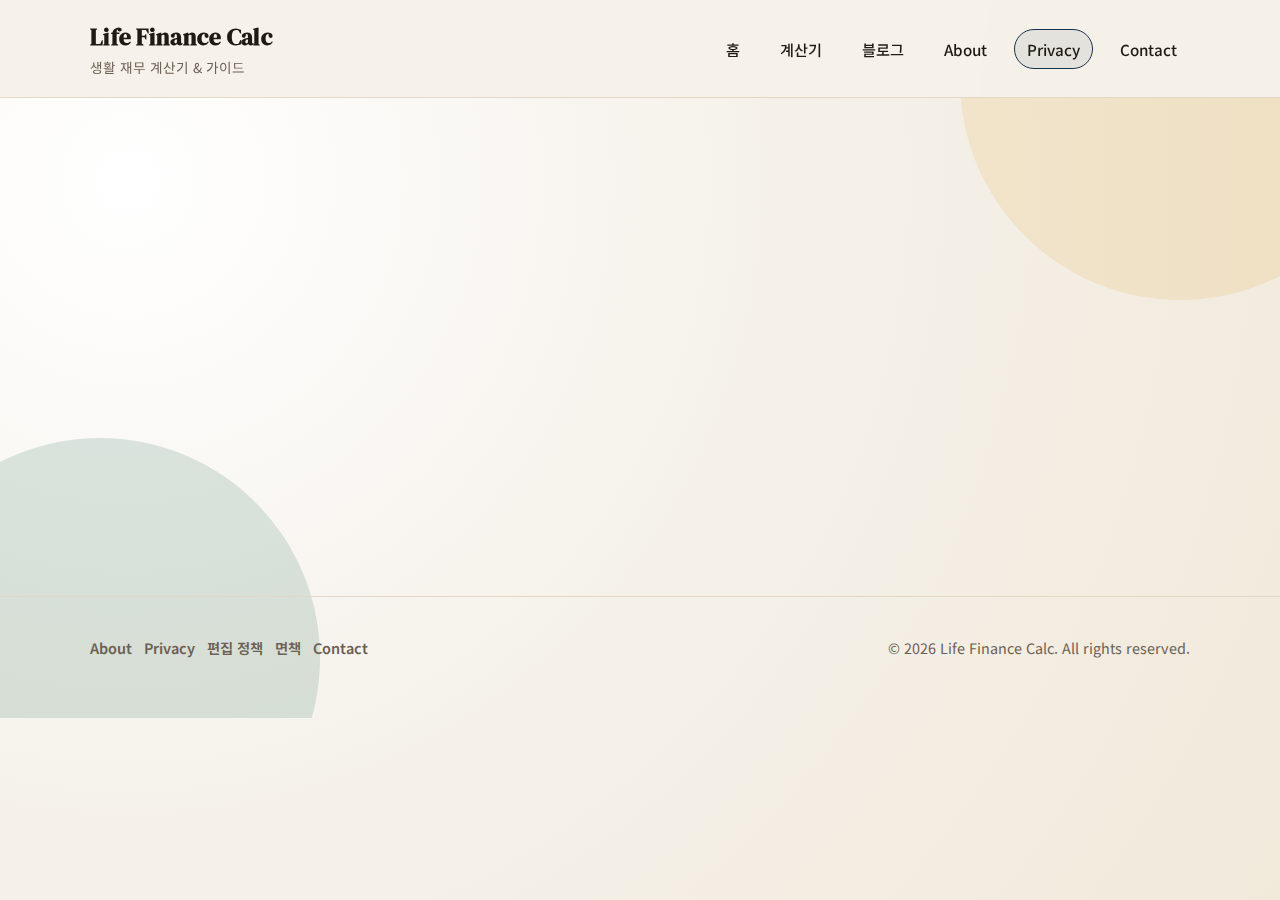
<file: privacy.html>
<!doctype html>
<html lang="ko">
<head>
  <meta charset="UTF-8" />
  <meta name="viewport" content="width=device-width, initial-scale=1.0" />
  <meta name="google-adsense-account" content="ca-pub-9659313281912254" />
  <title>Privacy Policy | 라이프 파이낸스 계산기</title>
  <script async src="https://pagead2.googlesyndication.com/pagead/js/adsbygoogle.js?client=ca-pub-9659313281912254"
     crossorigin="anonymous"></script>
  <link href="/style.css" rel="stylesheet" />
</head>
<body data-page="privacy">
  <div class="site-shell">
    <header class="site-header">
      <div class="container header-inner">
        <a class="brand" href="/index.html">
          <strong>Life Finance Calc</strong>
          <span>생활 재무 계산기 &amp; 가이드</span>
        </a>
        <nav class="site-nav">
          <a href="/index.html" data-page="home">홈</a>
          <a href="/calculators.html" data-page="calculators">계산기</a>
          <a href="/blog.html" data-page="blog">블로그</a>
          <a href="/about.html" data-page="about">About</a>
          <a href="/privacy.html" data-page="privacy">Privacy</a>
          <a href="/contact.html" data-page="contact">Contact</a>
        </nav>
      </div>
    </header>

    <main class="container">
      <section class="section">
        <h2 class="fade-in">개인정보 처리방침</h2>
        <div class="info-block fade-in fade-delay-1">
          <p>
            Life Finance Calc는 이용자의 개인정보를 중요하게 생각합니다. 본 사이트는
            단순 계산기 및 콘텐츠 제공을 목적으로 하며, 회원 가입을 요구하지 않습니다.
            다만, 서비스 개선을 위해 쿠키 및 익명화된 방문 통계가 수집될 수 있습니다.
          </p>
          <p>
            쿠키는 사이트 이용 환경 개선과 광고 서비스 제공을 위해 사용될 수 있으며,
            브라우저 설정에서 쿠키 저장을 거부할 수 있습니다. 또한 Google AdSense 등
            외부 광고 서비스가 적용되는 경우, 광고 제공자는 쿠키를 사용하여 맞춤형
            광고를 표시할 수 있습니다.
          </p>
          <p>
            수집된 정보는 개인을 식별할 수 없는 수준으로만 활용되며, 제3자에게
            개인정보를 판매하거나 제공하지 않습니다. 개인정보 처리방침은 필요 시
            업데이트될 수 있으며, 변경 시 본 페이지를 통해 안내합니다.
          </p>
        </div>
      </section>
    </main>

    <footer class="footer">
      <div class="container footer-inner">
        <div class="footer-links">
          <a href="/about.html">About</a>
          <a href="/privacy.html">Privacy</a>
          <a href="/editorial.html">편집 정책</a>
          <a href="/disclaimer.html">면책</a>
          <a href="/contact.html">Contact</a>
        </div>
        <span>© 2026 Life Finance Calc. All rights reserved.</span>
      </div>
    </footer>
  </div>
  <script defer src="/main.js"></script>
</body>
</html>
</file>
<file: style.css>
@import url('https://fonts.googleapis.com/css2?family=DM+Serif+Display&family=Noto+Sans+KR:wght@400;500;700&display=swap');

:root {
  color-scheme: light;
  --bg: #f5f1ea;
  --bg-2: #f1e9da;
  --ink: #1f1a14;
  --muted: #6c6053;
  --brand: #2a6f5a;
  --brand-2: #e3b04b;
  --accent: #16324f;
  --card: #fffaf3;
  --border: #e3d8c6;
  --shadow: 0 18px 40px rgba(20, 16, 10, 0.14);
}

* {
  box-sizing: border-box;
}

body {
  margin: 0;
  font-family: 'Noto Sans KR', system-ui, sans-serif;
  color: var(--ink);
  background: radial-gradient(circle at 10% 20%, #ffffff 0%, var(--bg) 48%, var(--bg-2) 100%);
  min-height: 100vh;
}

body.modal-open {
  overflow: hidden;
}

main {
  display: block;
}

a {
  color: inherit;
  text-decoration: none;
}

img {
  max-width: 100%;
  display: block;
}

.site-shell {
  position: relative;
  overflow: hidden;
}

.site-shell::before,
.site-shell::after {
  content: '';
  position: absolute;
  z-index: -1;
  width: 440px;
  height: 440px;
  border-radius: 50%;
  background: rgba(227, 176, 75, 0.18);
  filter: blur(0px);
}

.site-shell::before {
  top: -140px;
  right: -120px;
}

.site-shell::after {
  bottom: -160px;
  left: -120px;
  background: rgba(42, 111, 90, 0.16);
}

.container {
  width: min(1100px, 92vw);
  margin: 0 auto;
}

.site-header {
  position: sticky;
  top: 0;
  z-index: 10;
  background: rgba(245, 241, 234, 0.95);
  backdrop-filter: blur(10px);
  border-bottom: 1px solid var(--border);
}

.header-inner {
  display: flex;
  align-items: center;
  justify-content: space-between;
  padding: 20px 0;
  gap: 18px;
}

.brand {
  display: flex;
  flex-direction: column;
  gap: 4px;
}

.brand strong {
  font-family: 'DM Serif Display', serif;
  font-size: 1.5rem;
  letter-spacing: 0.3px;
}

.brand span {
  font-size: 0.85rem;
  color: var(--muted);
}

.site-nav {
  display: flex;
  flex-wrap: wrap;
  gap: 14px;
  font-weight: 500;
  font-size: 0.95rem;
}

.site-nav a {
  padding: 8px 12px;
  border-radius: 999px;
  border: 1px solid transparent;
  transition: all 0.2s ease;
}

.site-nav a:hover,
.site-nav a.active {
  border-color: var(--accent);
  background: rgba(22, 50, 79, 0.08);
}

.hero {
  padding: 80px 0 60px;
  display: grid;
  gap: 32px;
  grid-template-columns: repeat(auto-fit, minmax(280px, 1fr));
  align-items: center;
}

.hero h1 {
  font-family: 'DM Serif Display', serif;
  font-size: clamp(2.4rem, 3.2vw, 3.4rem);
  margin: 0 0 16px;
}

.hero p {
  color: var(--muted);
  font-size: 1.05rem;
  line-height: 1.8;
  margin: 0 0 20px;
}

.hero-actions {
  display: flex;
  flex-wrap: wrap;
  gap: 12px;
}

.hero-actions + .hero-actions {
  margin-top: 8px;
}

.toggle {
  display: inline-flex;
  align-items: center;
  gap: 8px;
  font-size: 0.95rem;
  font-weight: 600;
  color: var(--accent);
  background: rgba(22, 50, 79, 0.08);
  border: 1px solid rgba(22, 50, 79, 0.12);
  padding: 10px 14px;
  border-radius: 999px;
}

.toggle input {
  width: 18px;
  height: 18px;
  accent-color: var(--brand);
}

.toggle select {
  border: 1px solid rgba(22, 50, 79, 0.2);
  background: #fff;
  border-radius: 999px;
  padding: 4px 10px;
  font-weight: 600;
  color: var(--accent);
}

.btn {
  display: inline-flex;
  align-items: center;
  gap: 10px;
  padding: 12px 18px;
  border-radius: 999px;
  border: 1px solid var(--accent);
  color: var(--accent);
  background: transparent;
  font-weight: 600;
  transition: all 0.2s ease;
}

.btn.primary {
  background: var(--accent);
  color: #fff;
}

.btn.share {
  background: var(--brand);
  color: #fff;
  border: none;
  position: relative;
}

.btn.share.done {
  background: #1f4d3f;
}

.btn.share::before {
  content: 'LINK';
  margin-right: 8px;
  font-size: 0.8rem;
  letter-spacing: 0.5px;
}

.btn.share.done::before {
  content: 'OK';
}

.btn.share.fail::before {
  content: 'ERR';
}

.btn.tag {
  font-size: 0.9rem;
  border-color: transparent;
  background: rgba(22, 50, 79, 0.08);
  color: var(--accent);
  position: relative;
  overflow: hidden;
}

.btn.tag::before {
  content: '';
  width: 10px;
  height: 10px;
  border-radius: 50%;
  background: currentColor;
}

.btn.tag::after {
  content: '';
  position: absolute;
  inset: 0;
  background: currentColor;
  opacity: 0;
  transition: opacity 0.2s ease;
  z-index: -1;
}

.btn.tag:hover {
  color: #fff;
  transform: translateY(-2px) scale(1.03);
}

.btn.tag:hover::after {
  opacity: 1;
}

.btn.tag:hover::before {
  background: #fff;
}

.btn.tag.interest { color: #2a6f5a; }
.btn.tag.loan { color: #16324f; }
.btn.tag.savings { color: #c76e21; }
.btn.tag.percent { color: #8b5e3b; }
.btn.tag.exchange { color: #0f7a9e; }
.btn.tag.compound { color: #6b4d9b; }
.btn.tag.schedule { color: #aa3b38; }

.btn:hover {
  transform: translateY(-2px);
  box-shadow: var(--shadow);
}

.hero-card {
  background: var(--card);
  border: 1px solid var(--border);
  padding: 24px;
  border-radius: 24px;
  box-shadow: var(--shadow);
}

.hero-card h3 {
  margin-top: 0;
}

.section {
  padding: 60px 0;
}

.section.compact {
  padding-bottom: 16px;
}

.section.tight-top {
  padding-top: 16px;
}

.section h2 {
  font-family: 'DM Serif Display', serif;
  font-size: clamp(1.8rem, 2.6vw, 2.4rem);
  margin-bottom: 24px;
}

.grid {
  display: grid;
  gap: 20px;
  grid-template-columns: repeat(auto-fit, minmax(220px, 1fr));
}

.grid[data-schedule-summary] {
  margin-top: 12px;
}

.grid[data-schedule-summary] .card {
  box-shadow: none;
  background: rgba(22, 50, 79, 0.05);
}

.grid[data-schedule-summary] .result {
  margin: 0;
  border: none;
  background: transparent;
  padding: 0;
}

.calculator .table-wrap {
  margin-top: 12px;
}

.calculator .table-wrap + .table-wrap {
  margin-top: 12px;
}

.calculator.schedule {
  gap: 12px;
}

.calculator.schedule .grid[data-schedule-summary],
.calculator.schedule .table-wrap {
  margin-top: 8px;
}

.card {
  background: var(--card);
  border: 1px solid var(--border);
  padding: 20px;
  border-radius: 20px;
  box-shadow: var(--shadow);
}

.card h3 {
  margin-top: 0;
}

.card p {
  color: var(--muted);
  line-height: 1.7;
  margin: 0 0 10px;
}

.card p:last-child {
  margin-bottom: 0;
}

.badge {
  display: inline-flex;
  align-items: center;
  gap: 8px;
  padding: 6px 12px;
  border-radius: 999px;
  background: rgba(42, 111, 90, 0.1);
  color: var(--brand);
  font-size: 0.85rem;
  font-weight: 600;
}

.hint {
  margin: 6px 0 0;
  font-size: 0.85rem;
  color: var(--muted);
  line-height: 1.6;
  word-break: keep-all;
  overflow-wrap: break-word;
}

.calculator {
  display: grid;
  gap: 14px;
}

.calculator label {
  font-weight: 600;
  display: grid;
  gap: 6px;
  line-height: 1.3;
}

.calculator input,
.calculator select,
.calculator textarea {
  padding: 10px 12px;
  border-radius: 10px;
  border: 1px solid var(--border);
  font-size: 1rem;
}

.calculator input.invalid,
.calculator select.invalid,
.calculator textarea.invalid {
  border-color: #aa3b38;
  box-shadow: 0 0 0 2px rgba(170, 59, 56, 0.15);
}

.validation {
  font-size: 0.85rem;
  color: #aa3b38;
  min-height: 18px;
}

.calculator button {
  justify-content: center;
  width: 100%;
  border: none;
  background: var(--brand);
  color: white;
  font-weight: 600;
  padding: 12px;
  border-radius: 12px;
  cursor: pointer;
}

.contact-form {
  display: grid;
  gap: 16px;
  margin-top: 10px;
  max-width: 520px;
  margin-left: auto;
  margin-right: auto;
}

.contact-title {
  text-align: center;
}

.contact-form label {
  display: grid;
  gap: 8px;
  font-weight: 600;
  color: var(--accent);
}

.contact-form input,
.contact-form textarea {
  width: 100%;
  padding: 12px 14px;
  border-radius: 12px;
  border: 1px solid var(--border);
  background: #fff;
  font-size: 1rem;
}

.contact-form textarea {
  resize: vertical;
  min-height: 140px;
}

.contact-form .btn.primary {
  align-self: center;
  justify-self: center;
  padding: 12px 20px;
  border: none;
  box-shadow: var(--shadow);
}

.result {
  padding: 14px;
  border-radius: 12px;
  background: rgba(22, 50, 79, 0.08);
  border: 1px dashed rgba(22, 50, 79, 0.3);
  color: var(--accent);
  font-weight: 600;
}

.table-wrap {
  overflow-x: auto;
  border-radius: 12px;
  border: 1px solid var(--border);
  background: #fffdf8;
}

.schedule-table {
  width: 100%;
  border-collapse: collapse;
  font-size: 0.9rem;
  min-width: 560px;
}

.schedule-table th,
.schedule-table td {
  padding: 10px 12px;
  border-bottom: 1px solid var(--border);
  text-align: right;
}

.schedule-table th {
  background: rgba(22, 50, 79, 0.08);
  color: var(--accent);
  position: sticky;
  top: 0;
  z-index: 1;
}

.schedule-table td:first-child,
.schedule-table th:first-child {
  text-align: left;
}

.blog-list article {
  padding: 24px;
  border-radius: 20px;
  border: 1px solid var(--border);
  background: var(--card);
  box-shadow: var(--shadow);
  margin-bottom: 24px;
}

.post-meta {
  display: flex;
  flex-direction: column;
  gap: 6px;
  margin-bottom: 12px;
  color: var(--muted);
  font-size: 0.95rem;
}

.post-date {
  font-weight: 600;
  color: var(--accent);
}

.post-summary {
  line-height: 1.7;
}

.blog-cta {
  margin-top: 16px;
  display: flex;
  justify-content: flex-start;
}

.blog-cta .btn {
  padding: 10px 16px;
  font-size: 0.95rem;
}

.blog-list h3 {
  margin-top: 0;
}

.blog-list p {
  line-height: 1.9;
  color: var(--muted);
}

.info-block {
  padding: 22px;
  border-left: 4px solid var(--brand);
  background: rgba(42, 111, 90, 0.08);
  border-radius: 12px;
  color: var(--muted);
  line-height: 1.8;
}

.calc-guide {
  margin-top: 16px;
  padding: 14px 16px;
  border-radius: 12px;
  background: rgba(22, 50, 79, 0.08);
  color: var(--muted);
  line-height: 1.7;
  font-size: 0.95rem;
}

.calc-guide h4 {
  margin: 0 0 8px;
  color: var(--text);
  font-size: 1rem;
}

.mono {
  font-family: "JetBrains Mono", "Fira Code", "SFMono-Regular", ui-monospace, monospace;
  background: rgba(22, 50, 79, 0.12);
  padding: 2px 6px;
  border-radius: 6px;
}

.footer {
  padding: 40px 0 60px;
  border-top: 1px solid var(--border);
  color: var(--muted);
  font-size: 0.9rem;
}

.footer-inner {
  display: flex;
  flex-wrap: wrap;
  gap: 14px;
  justify-content: space-between;
}

.footer-links {
  display: inline-flex;
  flex-wrap: wrap;
  gap: 12px;
  font-weight: 600;
}

.footer-links a {
  color: var(--muted);
  text-decoration: none;
  transition: color 0.2s ease;
}

.footer-links a:hover {
  color: var(--brand);
}

.toast {
  position: fixed;
  left: 50%;
  bottom: 24px;
  transform: translateX(-50%) translateY(20px);
  background: #16324f;
  color: #fff;
  padding: 12px 18px;
  border-radius: 999px;
  box-shadow: var(--shadow);
  opacity: 0;
  pointer-events: none;
  transition: opacity 0.2s ease, transform 0.2s ease;
  z-index: 100;
  font-size: 0.95rem;
  display: inline-flex;
  align-items: center;
  gap: 8px;
  width: max-content;
  max-width: min(92vw, 520px);
  white-space: normal;
  line-height: 1.5;
  text-align: center;
  overflow: hidden;
}

.toast.show {
  opacity: 1;
  transform: translateX(-50%) translateY(0);
}

.toast.auto {
  background: #2a6f5a;
}

.toast.show.shake {
  animation: shake 0.35s ease;
}

.toast.fail {
  background: #8b2d2b;
}

.toast::before {
  content: 'OK';
  font-weight: 700;
  font-size: 0.8rem;
  padding: 4px 8px;
  border-radius: 999px;
  background: rgba(255, 255, 255, 0.2);
}

.toast.fail::before {
  content: 'ERR';
}

.modal-backdrop {
  position: fixed;
  inset: 0;
  background: rgba(15, 18, 22, 0.45);
  display: flex;
  align-items: center;
  justify-content: center;
  opacity: 0;
  pointer-events: none;
  transition: opacity 0.2s ease;
  z-index: 120;
  padding: 20px;
}

.modal-card {
  background: var(--card);
  border: 1px solid var(--border);
  border-radius: 20px;
  padding: 24px;
  width: min(420px, 90vw);
  box-shadow: var(--shadow);
  transition: transform 0.2s ease, opacity 0.2s ease;
  transform: translateY(10px);
  opacity: 0;
}

.modal-backdrop.show {
  opacity: 1;
  pointer-events: auto;
}

.modal-backdrop.show .modal-card {
  transform: translateY(0);
  opacity: 1;
}

.modal-card h3 {
  margin-top: 0;
}

.modal-card p {
  color: var(--muted);
  line-height: 1.7;
}

.modal-actions {
  display: flex;
  justify-content: flex-end;
  gap: 12px;
  margin-top: 18px;
}

.fade-in {
  opacity: 0;
  transform: translateY(16px);
  animation: fadeUp 0.7s ease forwards;
}

.fade-delay-1 { animation-delay: 0.1s; }
.fade-delay-2 { animation-delay: 0.2s; }
.fade-delay-3 { animation-delay: 0.3s; }

@keyframes fadeUp {
  to {
    opacity: 1;
    transform: translateY(0);
  }
}

@keyframes shake {
  0% { transform: translateX(-50%) translateY(0); }
  25% { transform: translateX(calc(-50% - 6px)) translateY(0); }
  50% { transform: translateX(calc(-50% + 6px)) translateY(0); }
  75% { transform: translateX(calc(-50% - 4px)) translateY(0); }
  100% { transform: translateX(-50%) translateY(0); }
}

@media (max-width: 720px) {
  .header-inner {
    flex-direction: column;
    align-items: flex-start;
  }

  .hero-actions {
    flex-direction: column;
    align-items: stretch;
  }

  .toast {
    top: 16px;
    bottom: auto;
    transform: translateX(-50%) translateY(-10px);
  }

  .toast.show {
    transform: translateX(-50%) translateY(0);
  }
}
</file>
